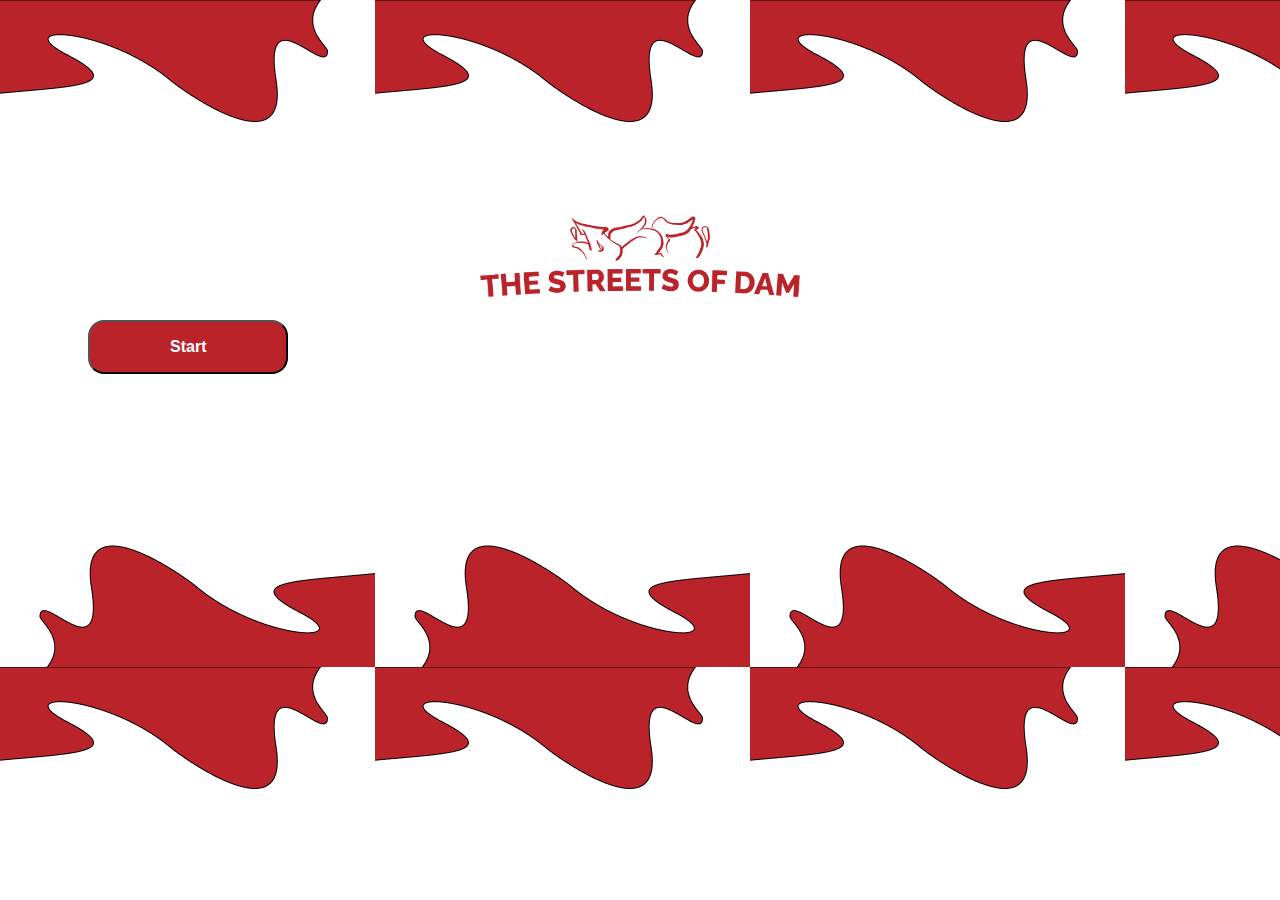
<file: index.html>
<!DOCTYPE html>
<html lang="en">
  <head>
    <meta charset="UTF-8" >
    <meta name="viewport" content="width=device-width, initial-scale=1.0" >
    <title>HOMEPAGE</title>
    <!-- Hier halen we onze eigen stylesheet op -->
    <link rel="stylesheet" href="css/styles.css" >
  </head>
  <body class="achtergrond">
    <main>
      <blockquote
        cite="https://www.goodreads.com/quotes/390887-our-greatest-fear-should-not-be-of-failure-but-of"
      >
        <div class="border">
          <img class="logo1" src="images/logo.png" alt="button" >
        </div>

        <button class="beginknop" onclick="window.location.href='menu.html'">
          Start
        </button>
      </blockquote>
    </main>
  </body>
</html>
</file>
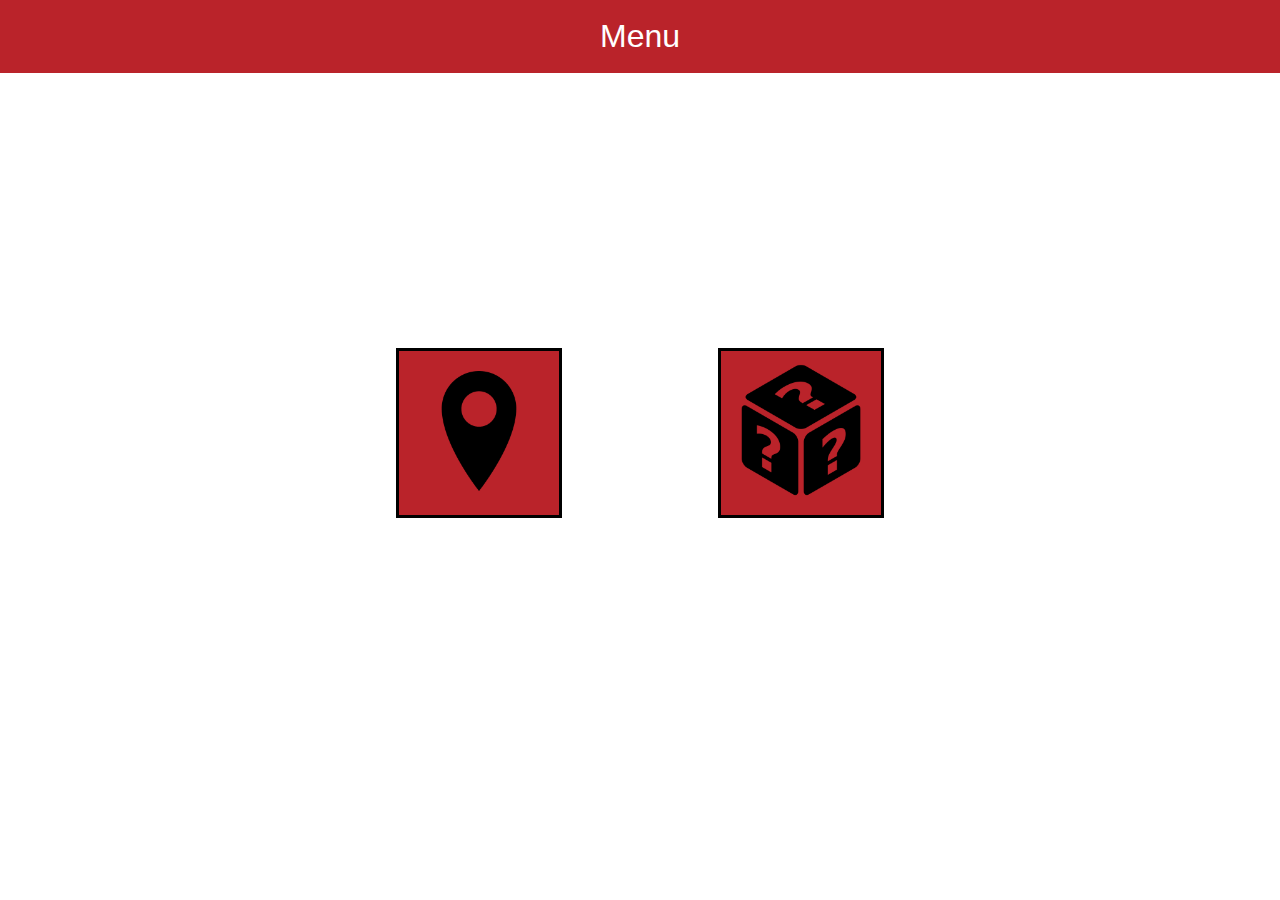
<file: menu.html>
<!DOCTYPE html>
<html lang="en">
  <head>
    <meta charset="UTF-8">
    <meta http-equiv="X-UA-Compatible" content="IE=edge" >
    <meta name="viewport" content="width=device-width, initial-scale=1.0" >
    <title>menu</title>
    <link rel="stylesheet" href="css/styles.css" >
  </head>
  <body>
    <main class="menuPage">
      <div class="menubalk">Menu</div>

      <div>
        <div class="grid-container">
          <div class="grid-child purple">
            <a href="Straten.html">
              <img class="test" src="images/locatie.png" alt="locatie">
            </a>
          </div>

          <div class="grid-child green">
            <a href="slotmachine.html">
              <img src="images/dice.png" alt="randommizer">
            </a>
          </div>
        </div>
      </div>
    </main>
  </body>
</html>
</file>
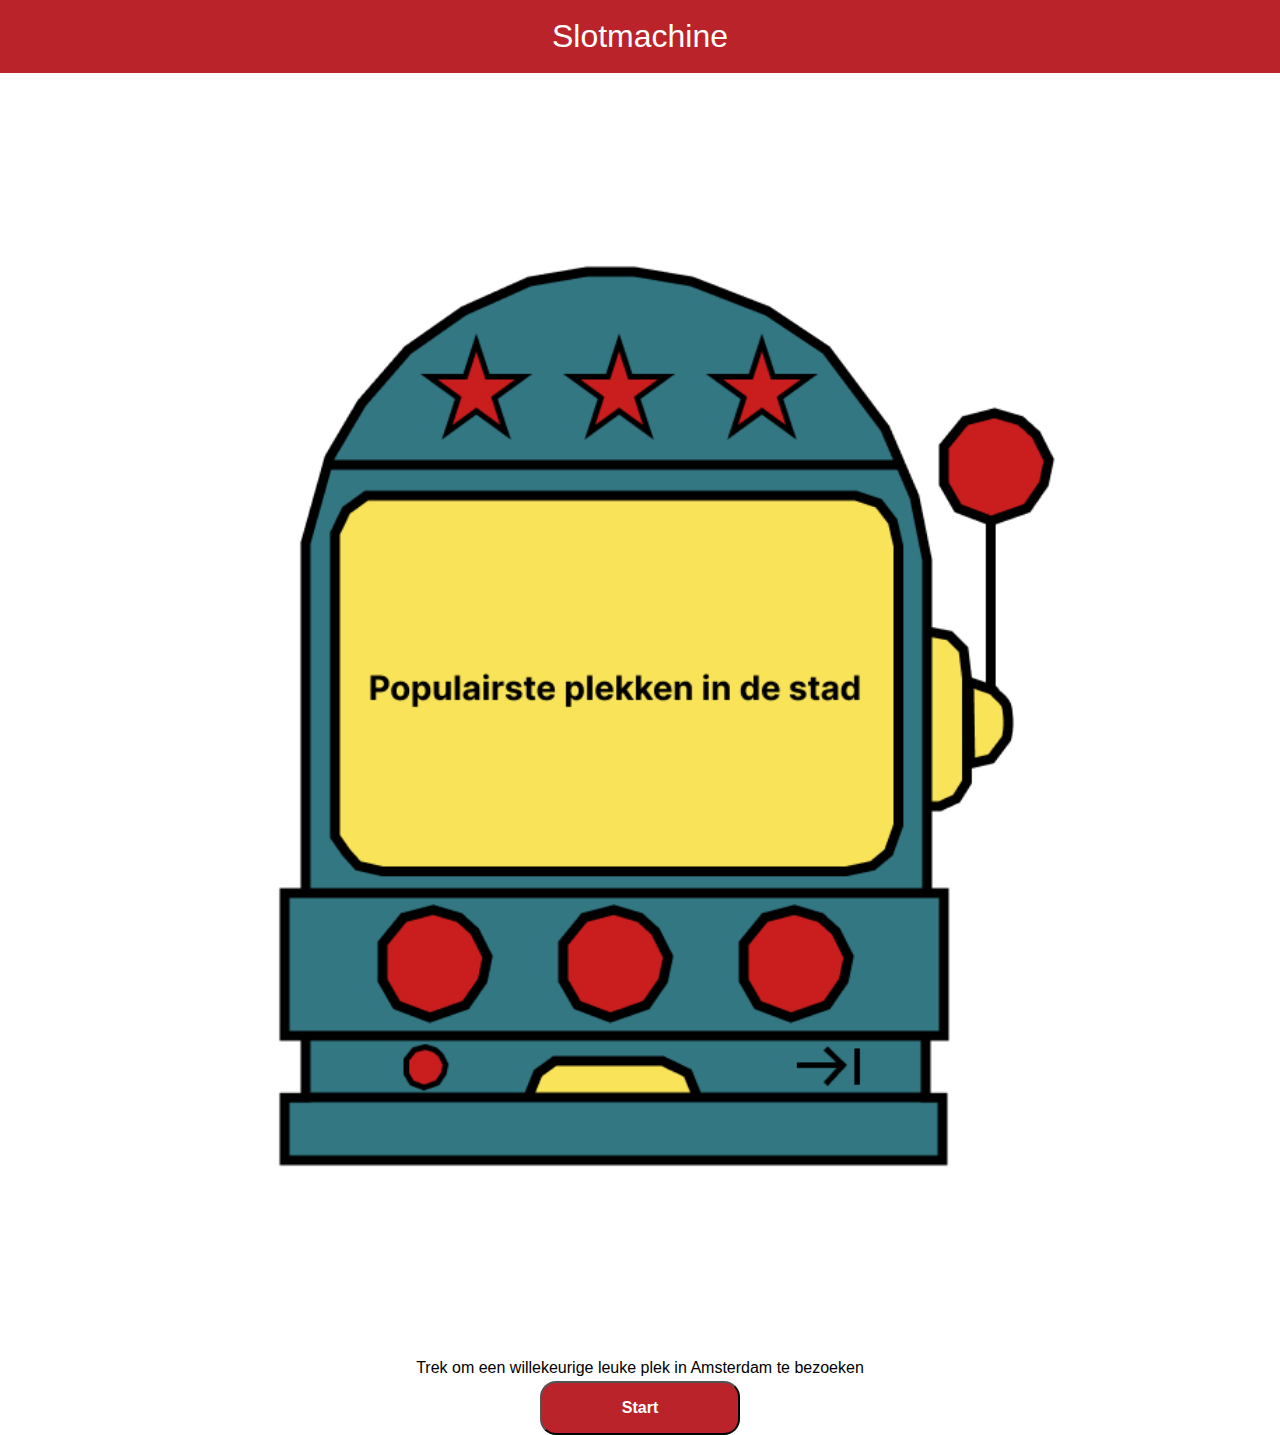
<file: slotmachine.html>
<!DOCTYPE html>
<html lang="en">
  <head>
    <meta charset="UTF-8" >
    <meta http-equiv="X-UA-Compatible" content="IE=edge" >
    <meta name="viewport" content="width=device-width, initial-scale=1.0" >
    <title>Slot of dam</title>
    <link rel="stylesheet" href="css/styles.css" >
  </head>
  <body>
    <main>
      <div class="menubalk">Slotmachine</div>

      <div class="griditem">
        <img src="images/slot1.png" alt="" class="slotmachine" >
      </div>
      <p class="slottext">
        Trek om een ​​willekeurige leuke plek in Amsterdam te bezoeken
      </p>
      <button onclick="window.location.href='streetart.html'">Start</button>
    </main>
  </body>
</html>
</file>
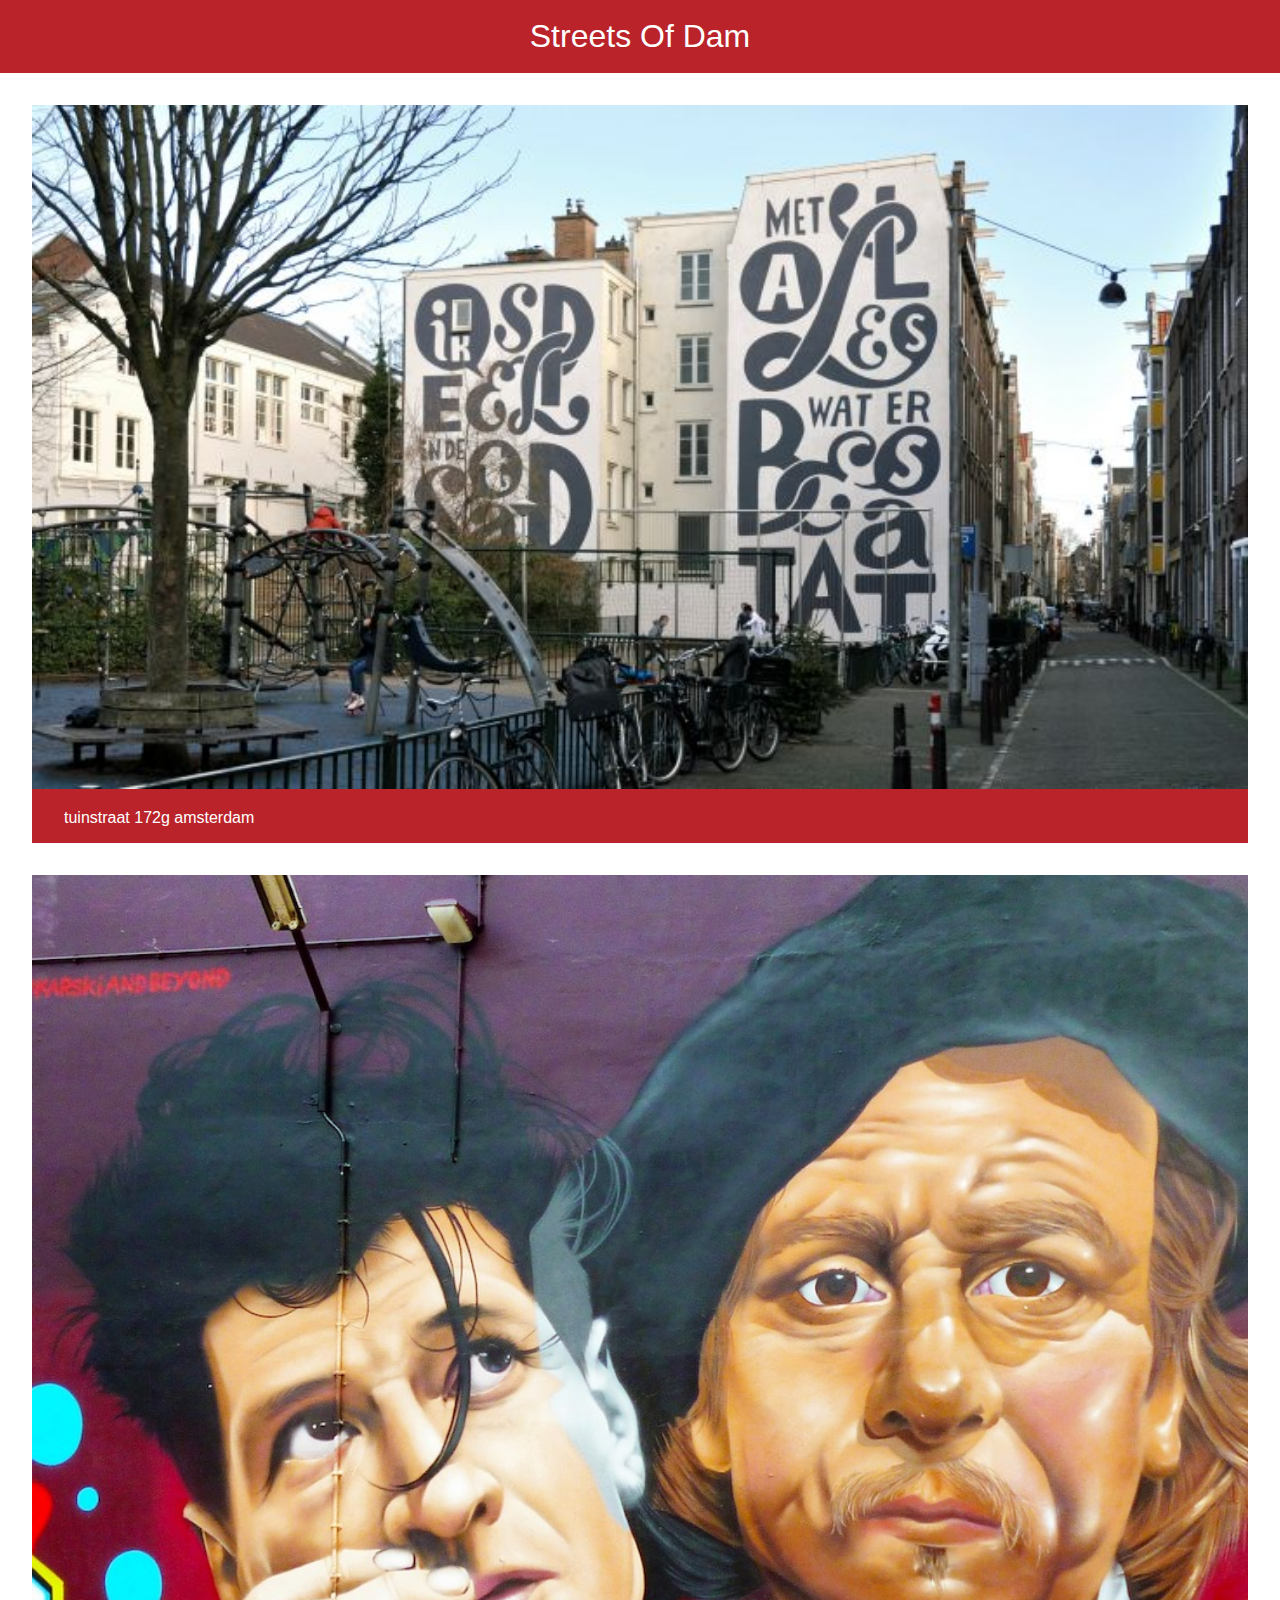
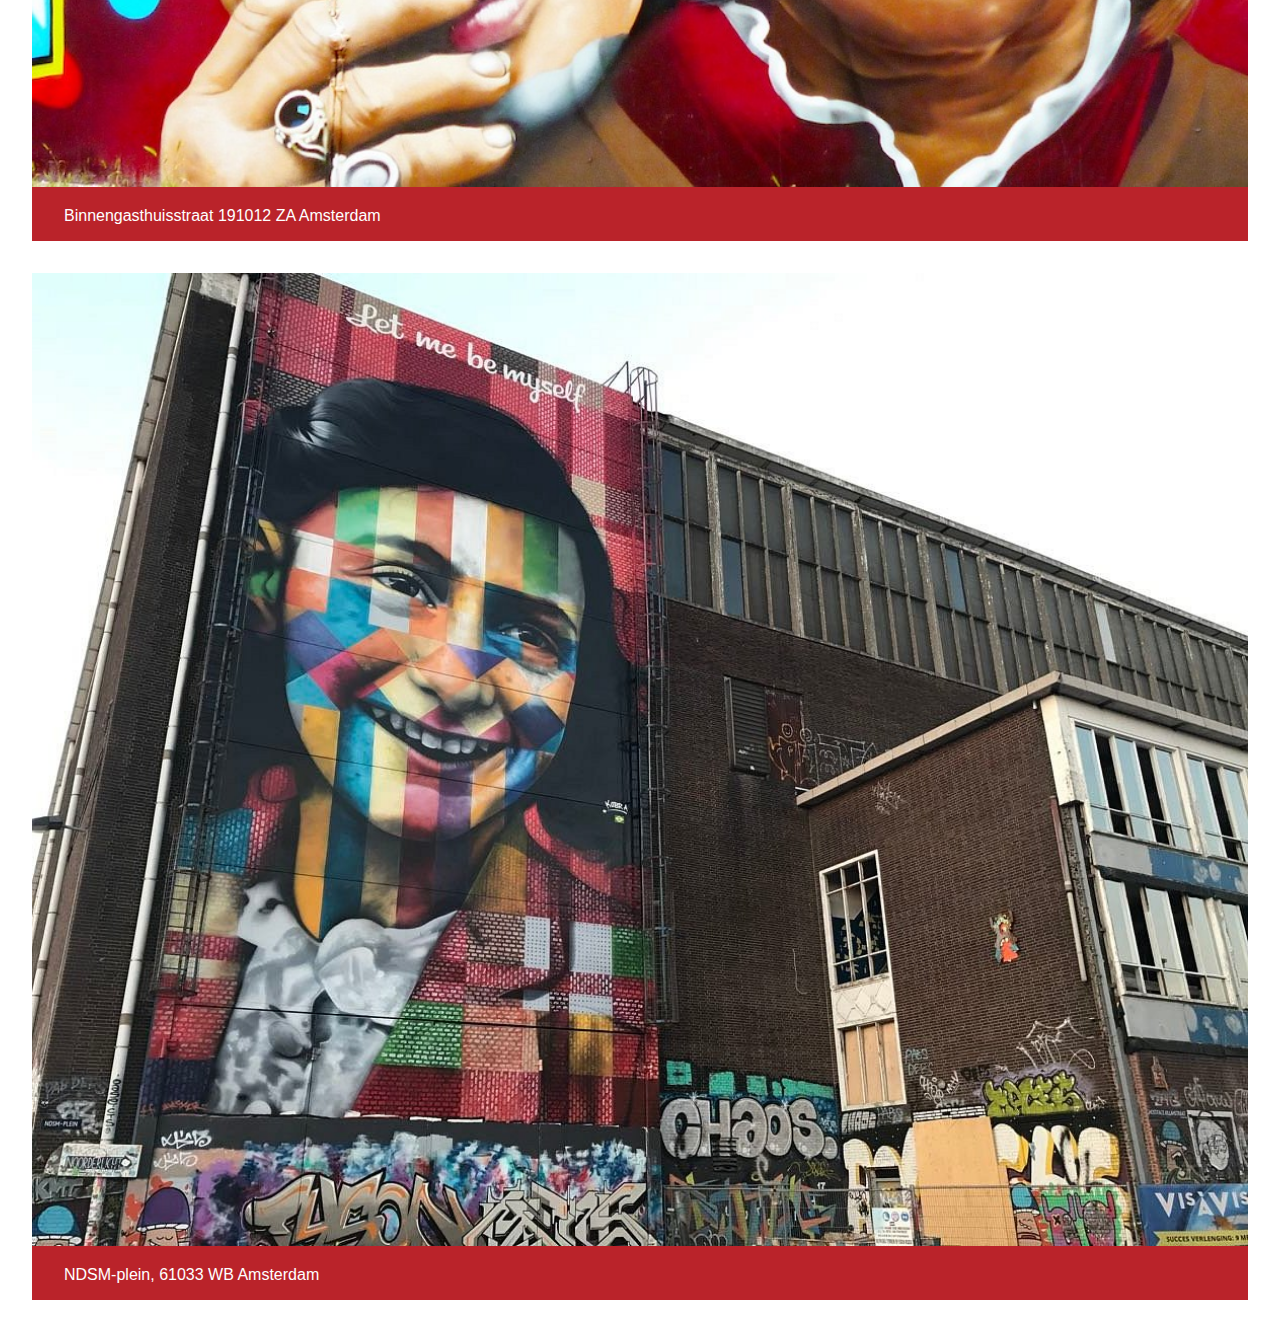
<file: Straten.html>
<!DOCTYPE html>
<html lang="en">
  <meta charset="UTF-8" >
  <meta name="viewport" content="width=device-width, initial-scale=1.0" >
  <link rel="stylesheet" href="css/styles.css" >

  <title>Streets of dam</title>

  <body >

    <main>
      <div class="menubalk">Streets Of Dam</div>


      <div class="content">    
          <a href="streetart1.html">
          <img class="fotoje" src="images/tuinstraat.jpg" alt="streetartlocaties">
         </a>
         <p class="kleur">tuinstraat 172g amsterdam 
        </p>  
      </div>
  
      <div class="content">   
        <a href="streetart2.html">
          <img class="fotoje" src="images/binnengasthuisstraat.jpg" alt="streetartlocaties">
         </a>
         <p class="kleur">Binnengasthuisstraat 191012 ZA Amsterdam
        </p>     
      </div>
  
  
      <div class="content"> 
        <a href="streetart3.html">
          <img class="fotoje" src="images/ndsm.jpg" alt="streetartlocaties">
         </a>
         <p class="kleur"> NDSM-plein, 61033 WB Amsterdam</p>  
        </div>

  <!-- END MAIN -->
</main>
</body>
</html>
</file>
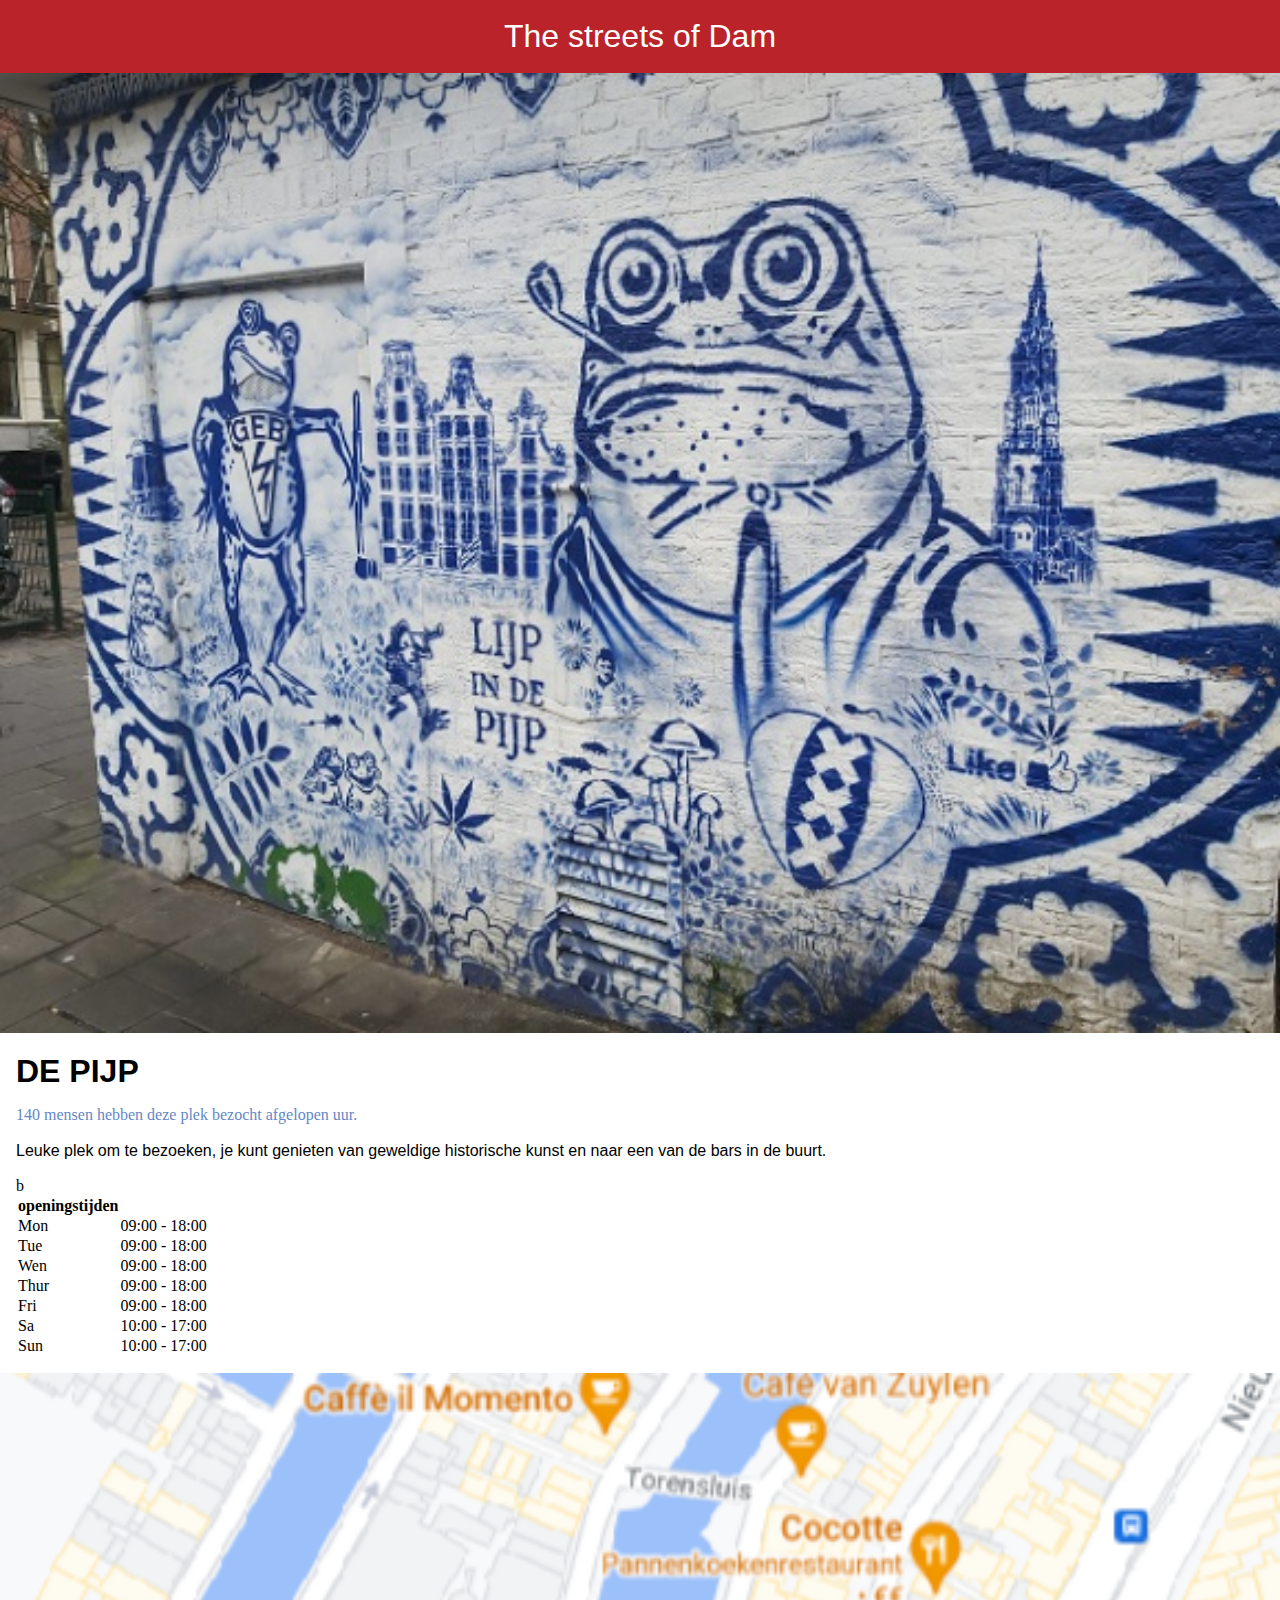
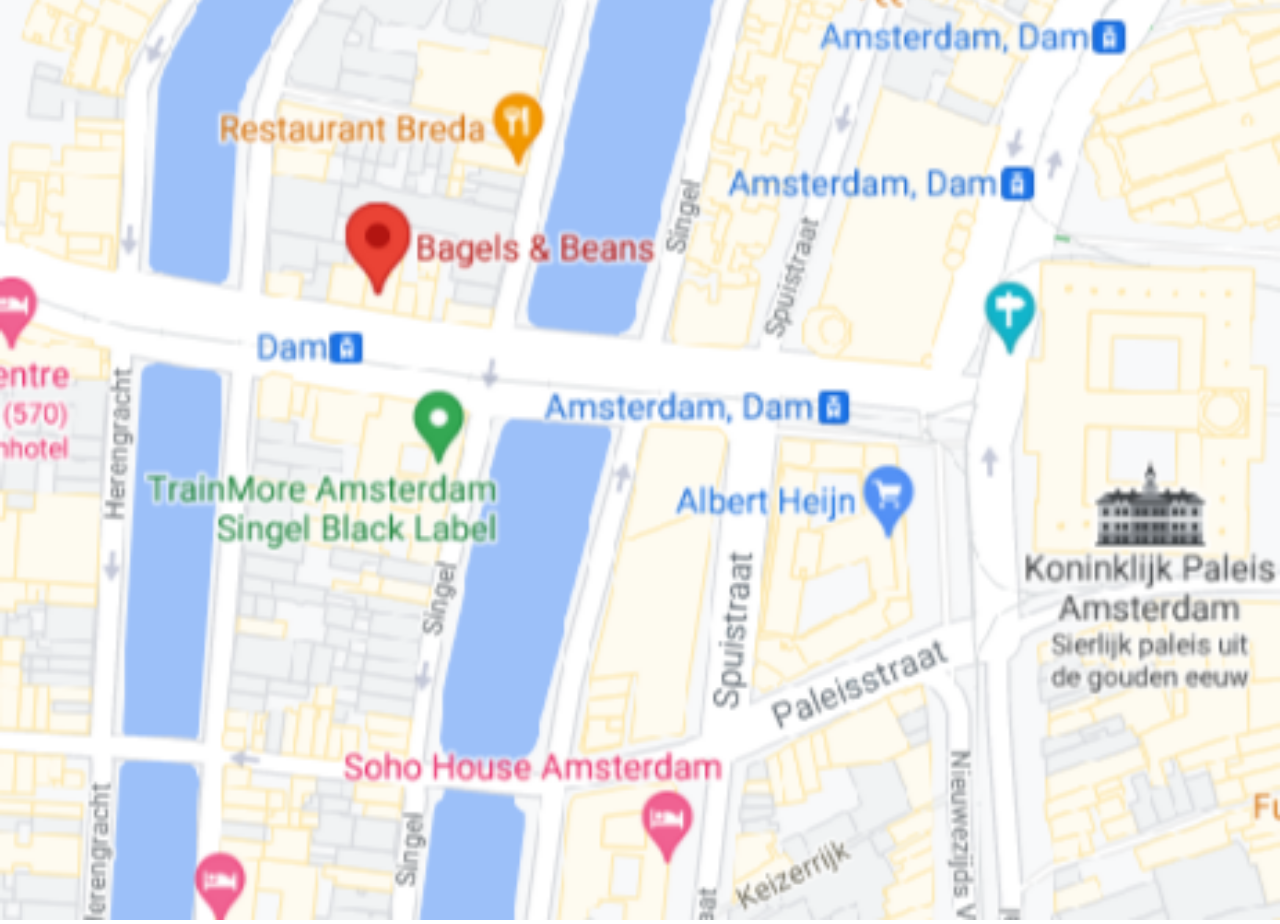
<file: streetart.html>
<!DOCTYPE html>
<html lang="en">
  <meta charset="UTF-8">
  <meta name="viewport" content="width=device-width, initial-scale=1.0">
  <link rel="stylesheet" href="css/styles.css">

  <title>Streetart</title>

  <body>
    <header>
        <div class="menubalk">The streets of Dam</div>
  </header>   

      <!-- MAIN -->
            
          <main>
            <img src="images/img2.jpg" alt="" class="detailImage">
            <ol class="aboutwrapper">
                <li>
                    <h1>De pijp</h1>
                </li>
                <li>
                    <p class="visitors">140 mensen hebben deze plek bezocht afgelopen uur.</p>
                </li>
                <li>
                    <p>Leuke plek om te bezoeken, je kunt genieten van geweldige historische kunst en naar een van de bars in de
                      buurt.</p>
                </li>
                <li>
                    <table>
                        <tr>
                            <th>openingstijden</th>
                        </tr>
                        <tr>
                            <td>Mon</td>
                            <td>09:00 - 18:00</td>
                        </tr>
                        <tr>
                            <td>Tue</td>
                            <td>09:00 - 18:00</td>
                        </tr>
    b                    <tr>
                            <td>Wen</td>
                            <td>09:00 - 18:00</td>
                        </tr>
                        <tr>
                            <td>Thur</td>
                            <td>09:00 - 18:00</td>
                        </tr>
                        <tr>
                            <td>Fri</td>
                            <td>09:00 - 18:00</td>
                        </tr>
                        <tr>
                            <td>Sa</td>
                            <td>10:00 - 17:00</td>
                        </tr>
                        <tr>
                            <td>Sun</td>
                            <td>10:00 - 17:00</td>
                        </tr>
                    </table>
                </li>
              
            </ol>
                <img src="images/rijksmuseum.png" alt="rijksmuseum" class="aboutmap">
        </main>
     
  </body>
</html>
</file>
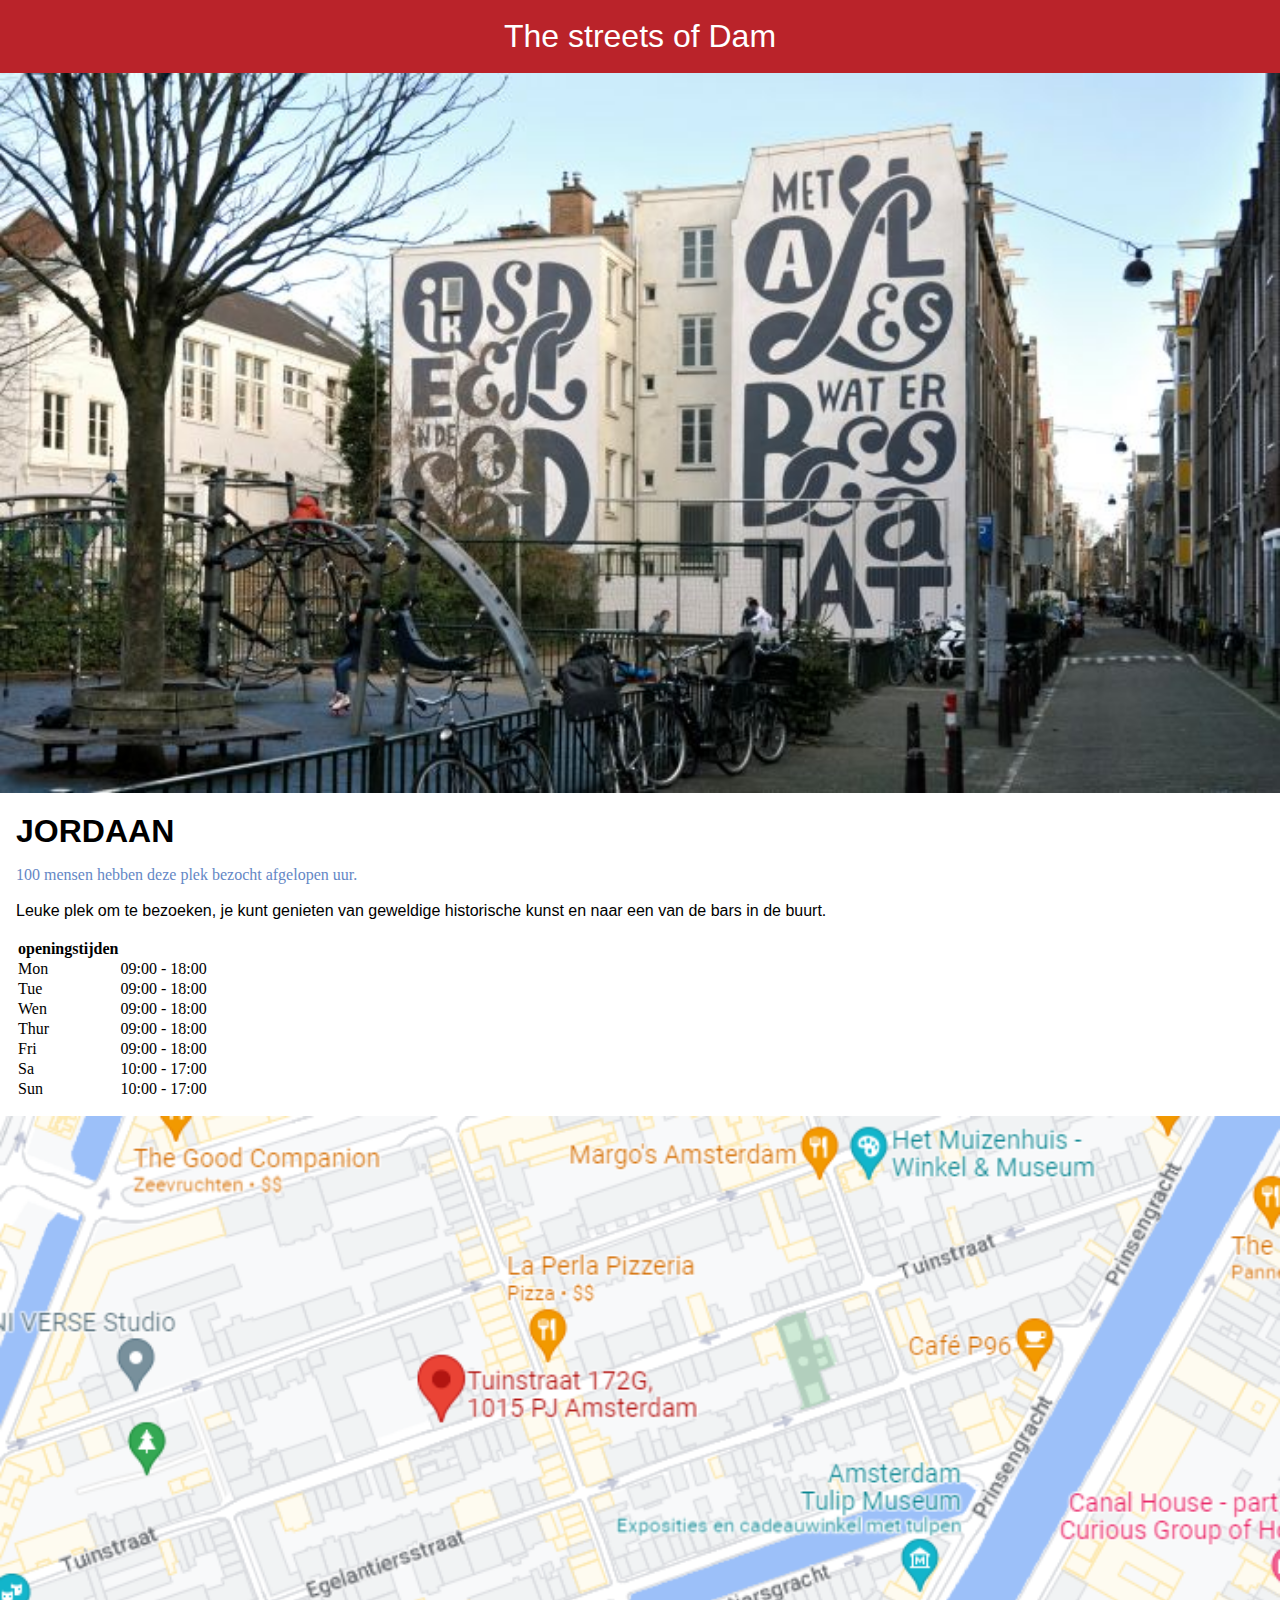
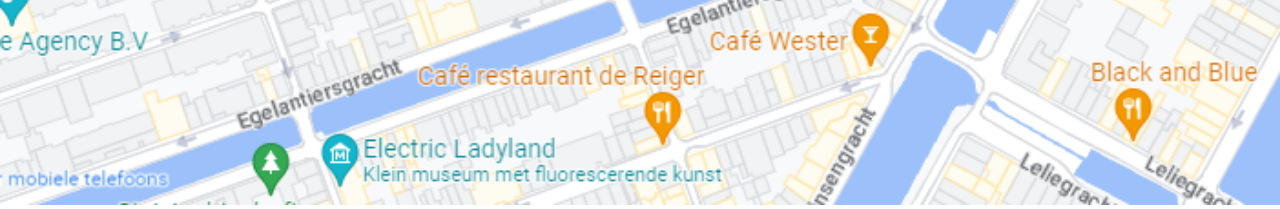
<file: streetart1.html>
<!DOCTYPE html>
<html lang="en">
  <meta charset="UTF-8">
  <meta name="viewport" content="width=device-width, initial-scale=1.0">
  <link rel="stylesheet" href="css/styles.css">

  <title>Streetart</title>

  <body>
    <header>
      <div class="menubalk">The streets of Dam</div>
    </header>

    <!-- MAIN -->

    <main>
      <img src="images/tuinstraat.jpg" alt="" class="detailImage">
      <ol class="aboutwrapper">
        <li>
          <h1>Jordaan</h1>
        </li>
        <li>
          <p class="visitors">
            100 mensen hebben deze plek bezocht afgelopen uur.
          </p>
        </li>
        <li>
          <p>
            Leuke plek om te bezoeken, je kunt genieten van geweldige
            historische kunst en naar een van de bars in de buurt.
          </p>
        </li>
        <li>
          <table>
            <tr>
              <th>openingstijden</th>
            </tr>
            <tr>
              <td>Mon</td>
              <td>09:00 - 18:00</td>
            </tr>
            <tr>
              <td>Tue</td>
              <td>09:00 - 18:00</td>
            </tr>
            <tr>
              <td>Wen</td>
              <td>09:00 - 18:00</td>
            </tr>
            <tr>
              <td>Thur</td>
              <td>09:00 - 18:00</td>
            </tr>
            <tr>
              <td>Fri</td>
              <td>09:00 - 18:00</td>
            </tr>
            <tr>
              <td>Sa</td>
              <td>10:00 - 17:00</td>
            </tr>
            <tr>
              <td>Sun</td>
              <td>10:00 - 17:00</td>
            </tr>
          </table>
        </li>
      </ol>
      <img src="images/tuinstraatmap.png" alt="tuinstraat" class="aboutmap">
    </main>
  </body>
</html>
</file>
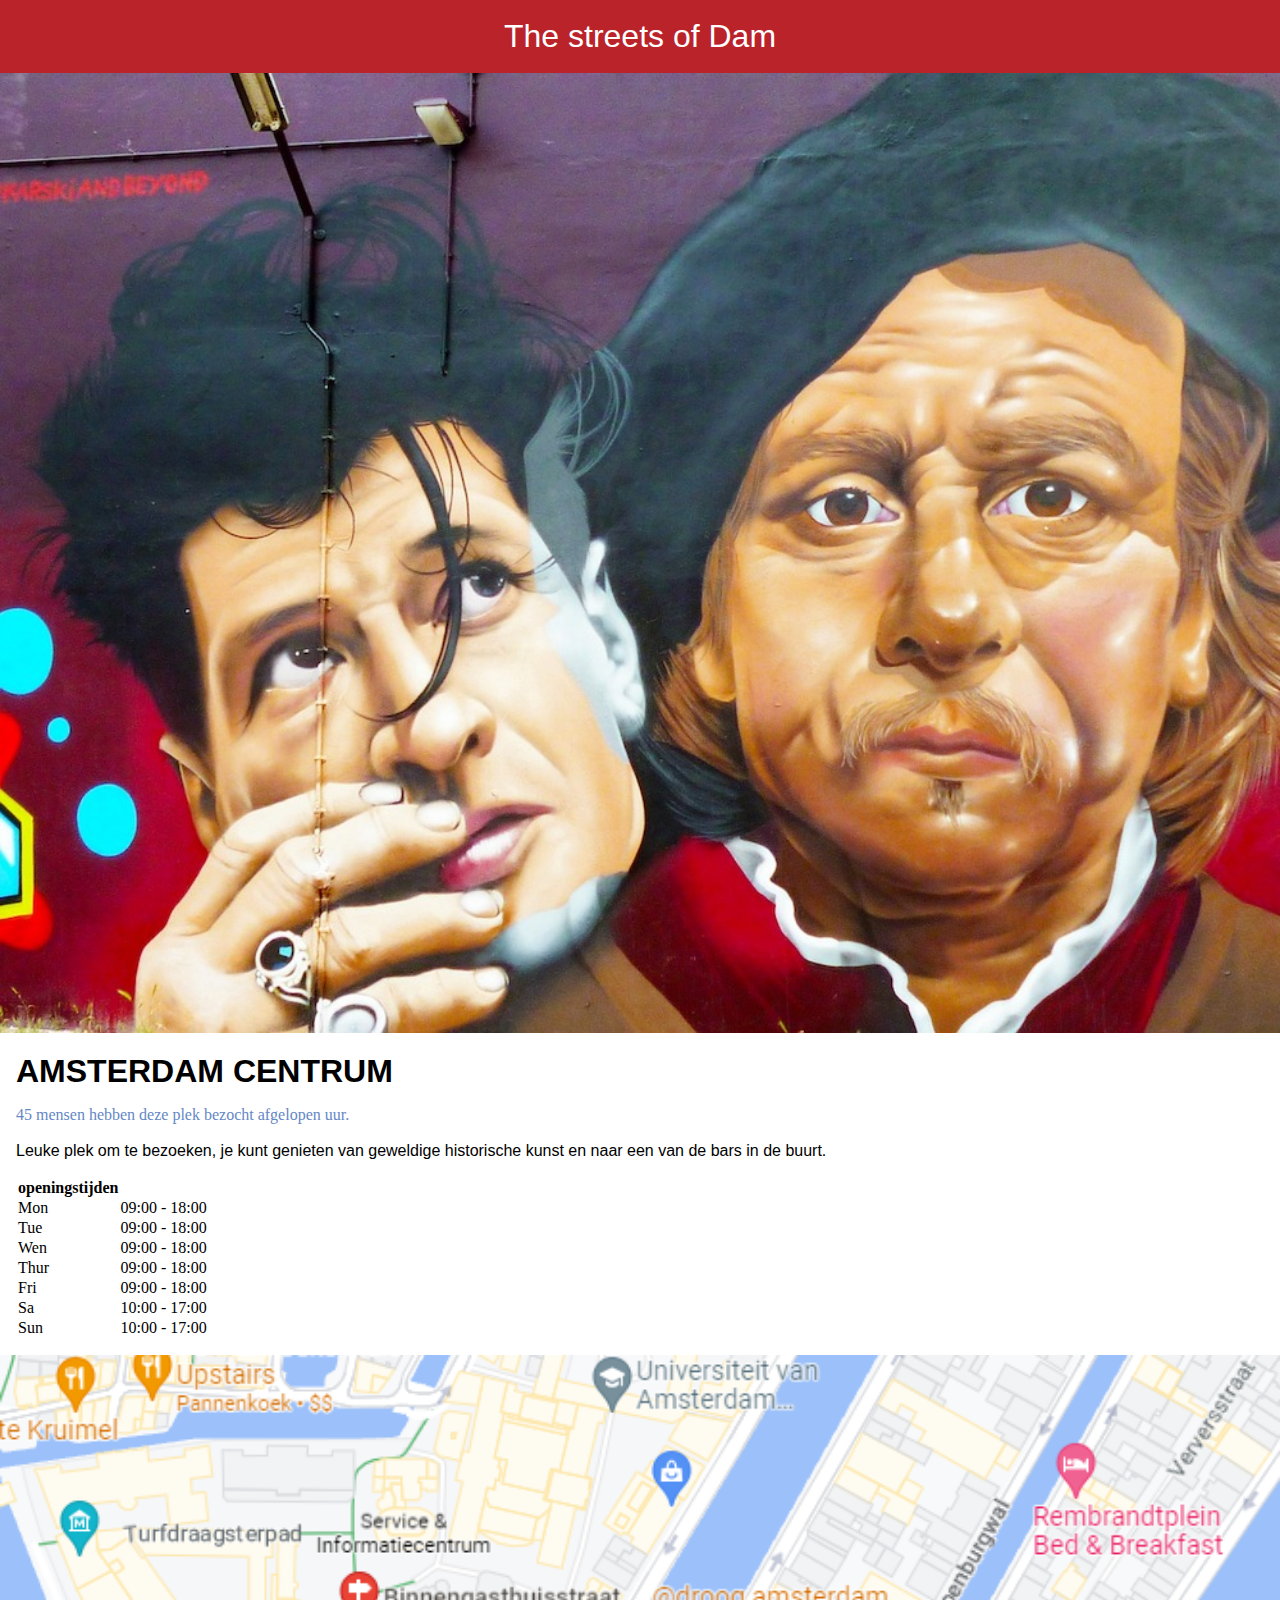
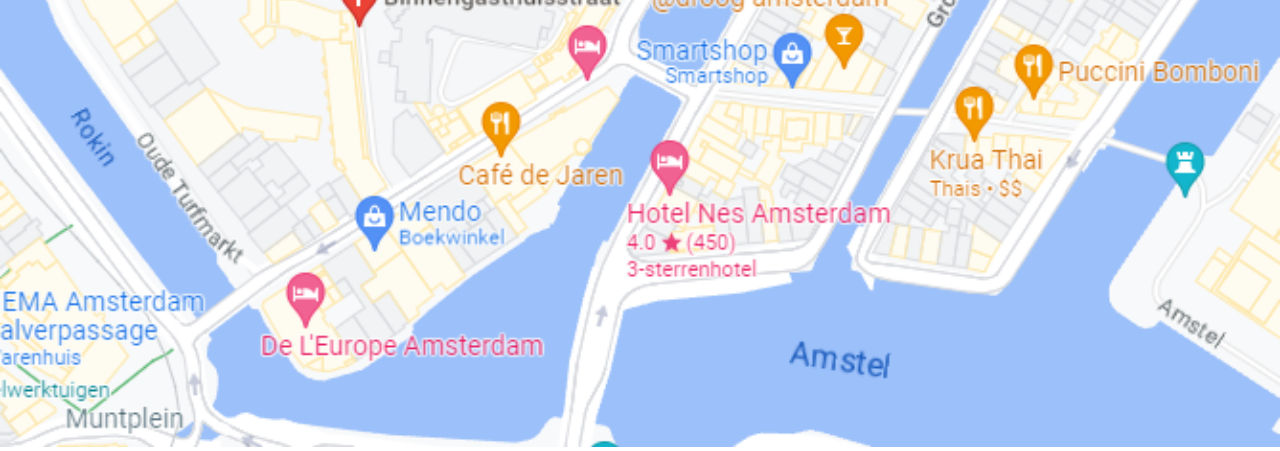
<file: streetart2.html>
<!DOCTYPE html>
<html lang="en">
  <meta charset="UTF-8">
  <meta name="viewport" content="width=device-width, initial-scale=1.0">
  <link rel="stylesheet" href="css/styles.css">

  <title>Streetart</title>

  <body>
    <header>
      <div class="menubalk">The streets of Dam</div>
    </header>

    <!-- MAIN -->

    <main>
      <img src="images/binnengasthuisstraat.jpg" alt="" class="detailImage">
      <ol class="aboutwrapper">
        <li>
          <h1>Amsterdam centrum</h1>
        </li>
        <li>
          <p class="visitors">
            45 mensen hebben deze plek bezocht afgelopen uur.
          </p>
        </li>
        <li>
          <p>
            Leuke plek om te bezoeken, je kunt genieten van geweldige
            historische kunst en naar een van de bars in de buurt.
          </p>
        </li>
        <li>
          <table>
            <tr>
              <th>openingstijden</th>
            </tr>
            <tr>
              <td>Mon</td>
              <td>09:00 - 18:00</td>
            </tr>
            <tr>
              <td>Tue</td>
              <td>09:00 - 18:00</td>
            </tr>
            <tr>
              <td>Wen</td>
              <td>09:00 - 18:00</td>
            </tr>
            <tr>
              <td>Thur</td>
              <td>09:00 - 18:00</td>
            </tr>
            <tr>
              <td>Fri</td>
              <td>09:00 - 18:00</td>
            </tr>
            <tr>
              <td>Sa</td>
              <td>10:00 - 17:00</td>
            </tr>
            <tr>
              <td>Sun</td>
              <td>10:00 - 17:00</td>
            </tr>
          </table>
        </li>
      </ol>
      <img
        src="images/binnengasthuisstraatmap.png"
        alt="binnengasthuisstraat"
        class="aboutmap"
      >
    </main>
  </body>
</html>
</file>
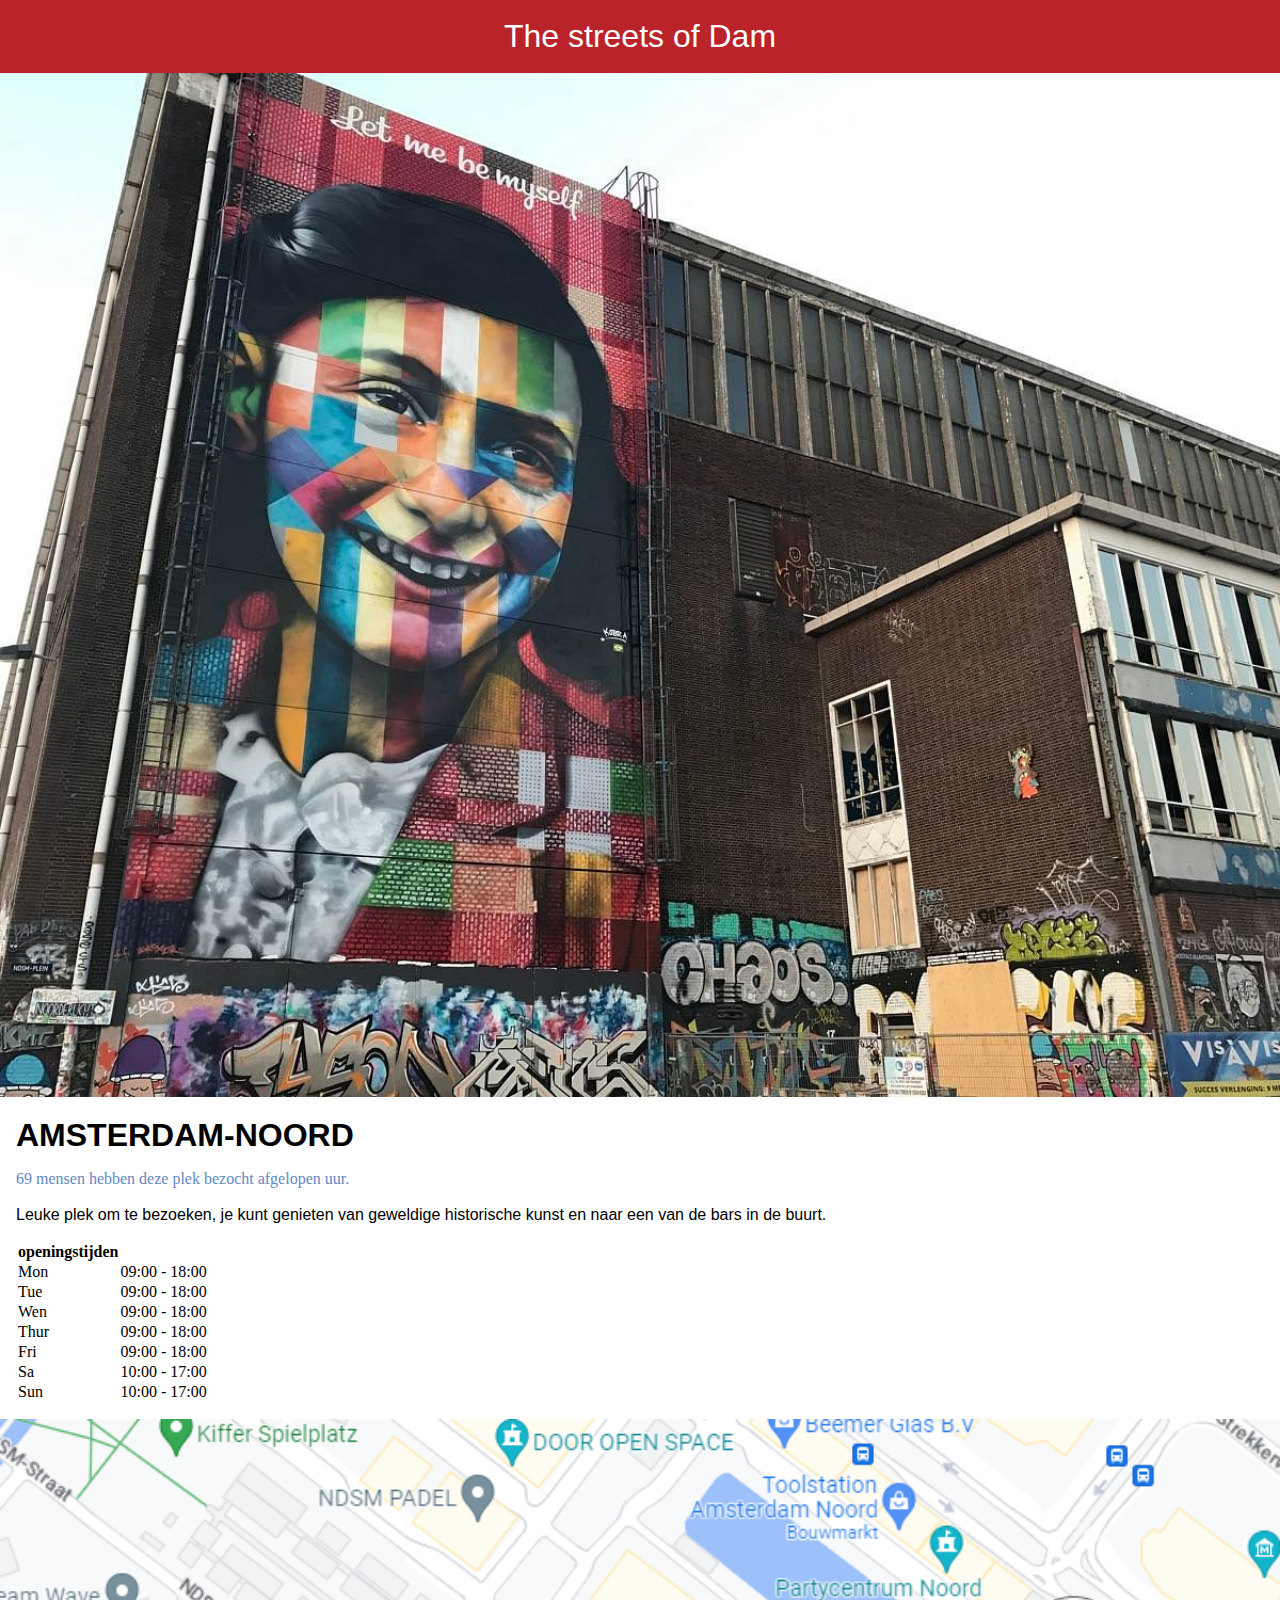
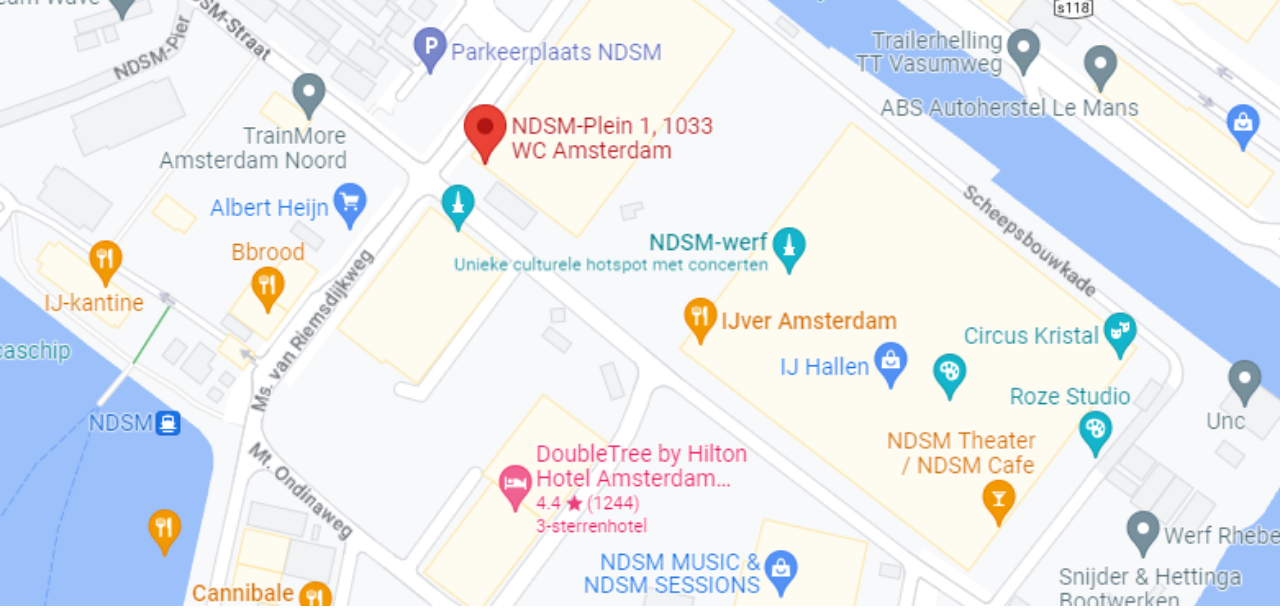
<file: streetart3.html>
<!DOCTYPE html>
<html lang="en">
  <meta charset="UTF-8">
  <meta name="viewport" content="width=device-width, initial-scale=1.0">
  <link rel="stylesheet" href="css/styles.css">

  <title>Streetart</title>

  <body>
    <header>
      <div class="menubalk">The streets of Dam</div>
    </header>

    <!-- MAIN -->
    <main>
      <img src="images/ndsm.jpg" alt="" class="detailImage">
      <ol class="aboutwrapper">
        <li>
          <h1>Amsterdam-Noord</h1>
        </li>
        <li>
          <p class="visitors">
            69 mensen hebben deze plek bezocht afgelopen uur.
          </p>
        </li>
        <li>
          <p>
            Leuke plek om te bezoeken, je kunt genieten van geweldige
            historische kunst en naar een van de bars in de buurt.
          </p>
        </li>
        <li>
          <table>
            <tr>
              <th>openingstijden</th>
            </tr>
            <tr>
              <td>Mon</td>
              <td>09:00 - 18:00</td>
            </tr>
            <tr>
              <td>Tue</td>
              <td>09:00 - 18:00</td>
            </tr>
            <tr>
              <td>Wen</td>
              <td>09:00 - 18:00</td>
            </tr>
            <tr>
              <td>Thur</td>
              <td>09:00 - 18:00</td>
            </tr>
            <tr>
              <td>Fri</td>
              <td>09:00 - 18:00</td>
            </tr>
            <tr>
              <td>Sa</td>
              <td>10:00 - 17:00</td>
            </tr>
            <tr>
              <td>Sun</td>
              <td>10:00 - 17:00</td>
            </tr>
          </table>
        </li>
      </ol>
      <img src="images/ndsmmap.png" alt="rijksmuseum" class="aboutmap">
    </main>
  </body>
</html>
</file>
<file: css/styles.css>
/* importeer Poppins font van fonts.google.com */
@import url("https://fonts.googleapis.com/css2?family=Poppins:ital,wght@0,400;0,700;1,400;1,700&display=swap");

/* importeer Helvetica font uit onze eigen mappen */
@font-face {
  font-family: "Helvetica Neue";
  src: url("css/HelveticaNeue.otf");
  font-style: normal;
  font-weight: 300;
}

/* CSS reset, deze zet standaard alle witruimte (margin en padding) op 0. Je moet dan zelf overal weer margin en padding toevoegen op de elementen waar je dit wel wilt hebben.
   Ook zorgen we dat voor alle block elementen de afmetingen niet alleen worden bepaald door de content, maar dat ook padding en border meetellen. 
   Dit ontwerpt makkelijker.
   Zie: https://www.internetingishard.com/html-and-css/css-box-model/#content-boxes-and-border-boxes  */
*,
html {
  padding: 0px;
  margin: 0px;
}

/* Stel een witte achtergrond in en geef de body een beetje margin, relatief ten opzichte van het schermformaat */
body {
  background-color: rgba(255, 255, 255, 0.322);
  width: 100%;
}

.achtergrond{
  background-image: url(/images/ACHTERGROND.png);
}
/* onderstaande styles voor de <h1>, <h2>, <p> an <a> tags geven een voorbeeld
   hoe je de geimporteerde fonts kunt gebruiken.
   Op je eigen website mag je natuurlijk andere lettertypes, groottes, en
   kleuren, etc. voor deze tags gebruiken. */

h1 {
  font-family: "helvetica";
  font-size: 2em;
  text-transform: uppercase;
  color: #000000;
  font-weight: 700; /* bold */
  margin-bottom: 0.5em;
}

h2 {
  font-family: "helvetica";
  font-size: 1.5em;
  color: #ffffff;
  background-color: #eb4f75;
  font-weight: 700; /* bold */
  width: fit-content;
  padding: 5px 20px 5px 20px;
  margin-bottom: 0.5em;
}

p {
  font-family: "helvetica";
  font-size: 1em;
  color: #000000;
  margin-bottom: 0.1rem;
  padding-bottom: 0.1rem;
}

a {
  color: #ffffff;
  text-decoration: none;
  
}

/* We gebruiken in HTML een <blockquote> tag om een citaat weer te geven en stylen dit als tegeltje. De truc hierbij is om een border-image op te geven. 
   Dit plaatje bestaat uit 9 vlakjes, voor elke kant van het tegeltje: links, rechts, boven, onder, midden en de vier hoeken. 
   Voor meer info, zie bijvoorbeeld:
   https://www.w3schools.com/css/css3_border_images.asp
   https://developer.mozilla.org/en-US/docs/Web/CSS/border-image    */

blockquote {
  font-family: "helvetica";
  font-size: 0em;
  color: #1b033a;
  font-weight: 500; /* ietsje dikker dan normaal, maar minder dik dan bold */
  text-align: center;
  height: 577px;
  padding-top: 80px;
  padding-left: 40px;
  padding-right: 40px;
  margin: 1.8em auto 1.8em auto;
  border: 5px solid transparent; /* Eerst een standaard border aanzetten. Deze zie je als het plaatje niet mocht werken (of niet, want transparant) */
  border-image-width: 100px; /* we willen de border 100px groot */
  border-image-slice: 100; /* het plaatje wordt in 9 stukken geknipt: het totale plaatje is 300x300 en elk gedeelte (vlakje) van de border is 100x100 */
}

.amsterdam {
  text-align: center;
}

.center-text {
  text-align: center;
}

.border img {
  position: fixed;
  top: 16rem;
  left: 50%;
  transform: translate(-50%, -50%);
}

ul {
  list-style-type: none;
  margin: 0;
  padding: 0;
  overflow: hidden;
   background-color: rgb(255, 255, 255); 
} 

li a {
  font-family: "helvetica";
  display: block;
  color: white;
  text-align: center;
  padding: 1rem 1rem;
  text-decoration: none;
}



/* dit is homepage css */
.content {
  background-color: rgb(186, 35, 42);
  width: auto;
    margin: 2rem 2rem 2rem;
    
}

.logo1{
    width: 20rem;
    height: auto;
}

.logo {
  width: 200px;
  height: 200px;
  background-position: 50% 50%;
  background-repeat: no-repeat;
  background-size: cover;
}

img {
  width: 10rem;
  background-position: 50% 50%;
  background-size: cover;
}

.fotoje{
  object-fit: cover;
  width: 100%;
}

.beginknop{
  position:fixed; left:5.5rem; top:20rem;
  background-color: rgb(186, 35, 42);
  color: rgb(255, 255, 255);
  font-weight: bold;
  padding: 1rem 5rem;
  border-radius: 1rem;
  text-decoration: none;
  font-size: 1rem;
  font-family: "helvetica";
  margin: 0 auto;
  display: flex;
}

button {
  background-color: rgb(186, 35, 42);
  color: rgb(255, 255, 255);
  font-weight: bold;
  padding: 1rem 5rem;
  border-radius: 1rem;
  text-decoration: none;
  font-size: 1rem;
  font-family: "helvetica";
  margin: 0 auto;
  display: flex;
  
}
/* dit is homepage css */

.slottext{
  text-align: center;
  margin-left: 5%;
  margin-right: 5%;
}

/*dit is menu css*/

.menubalk {
  color: #ffffff;
  text-align: center;
  font-size: 2rem;
  padding: 1rem 1rem;
  font-family: Helvetica;
  background-color: rgb(186, 35, 42);
  border: solid 2px rgba(0, 0, 0, 0);

}

.menuPage {
  height: 100vh;
}


.grid-container {
  display: grid;
  grid-template-columns: repeat(4, 1fr);
  grid-column-gap: 10px;
  grid-row-gap: 0px;
  grid-template-rows: 80vh;
  align-items: center;
  justify-items: center; /* adjusted */
}

.grid-child{
  border-style: solid;
}

.purple{
background-color: rgb(186, 35, 42);
grid-area: 1 / 2 / 2 / 3;
align-self: center;
justify-self: center;

}

.green{
background-color: rgb(186, 35, 42);
grid-area: 1 / 3 / 2 / 4;
align-self: center;
justify-self: center;

}

/*dit is de street pagina*/

.kleur{
  color: white;
  font-family: Arial, Helvetica, sans-serif;
  padding: 1rem 2rem;
}



/* dit is streetart css*/
.resize{
	width: 10rem;
	height: auto;
}


.detailImage {
  height: auto;
  width: 100vw;
  object-fit: cover;
}

.visitors {
  color: #6487C5;
  font-family: 'Filson Pro';
  font-size: 1em;
}

.aboutwrapper {
  padding-left: 1rem;
  padding-right: 1rem;
  margin-top: 1rem;
  list-style-type: none;
}

.aboutwrapper li {
  margin-bottom: 1rem;
}

.aboutmap{
  width: 100vw;
  height: auto;
  margin: 0 auto;
}
/* dit is streetart css*/



/*SLOTMACHINE CSS*/
.slotmachine { 
  display: block;
  margin-left: auto;
  margin-right: auto;
  width: 90%;
  margin-left: 7%;
}
</file>
